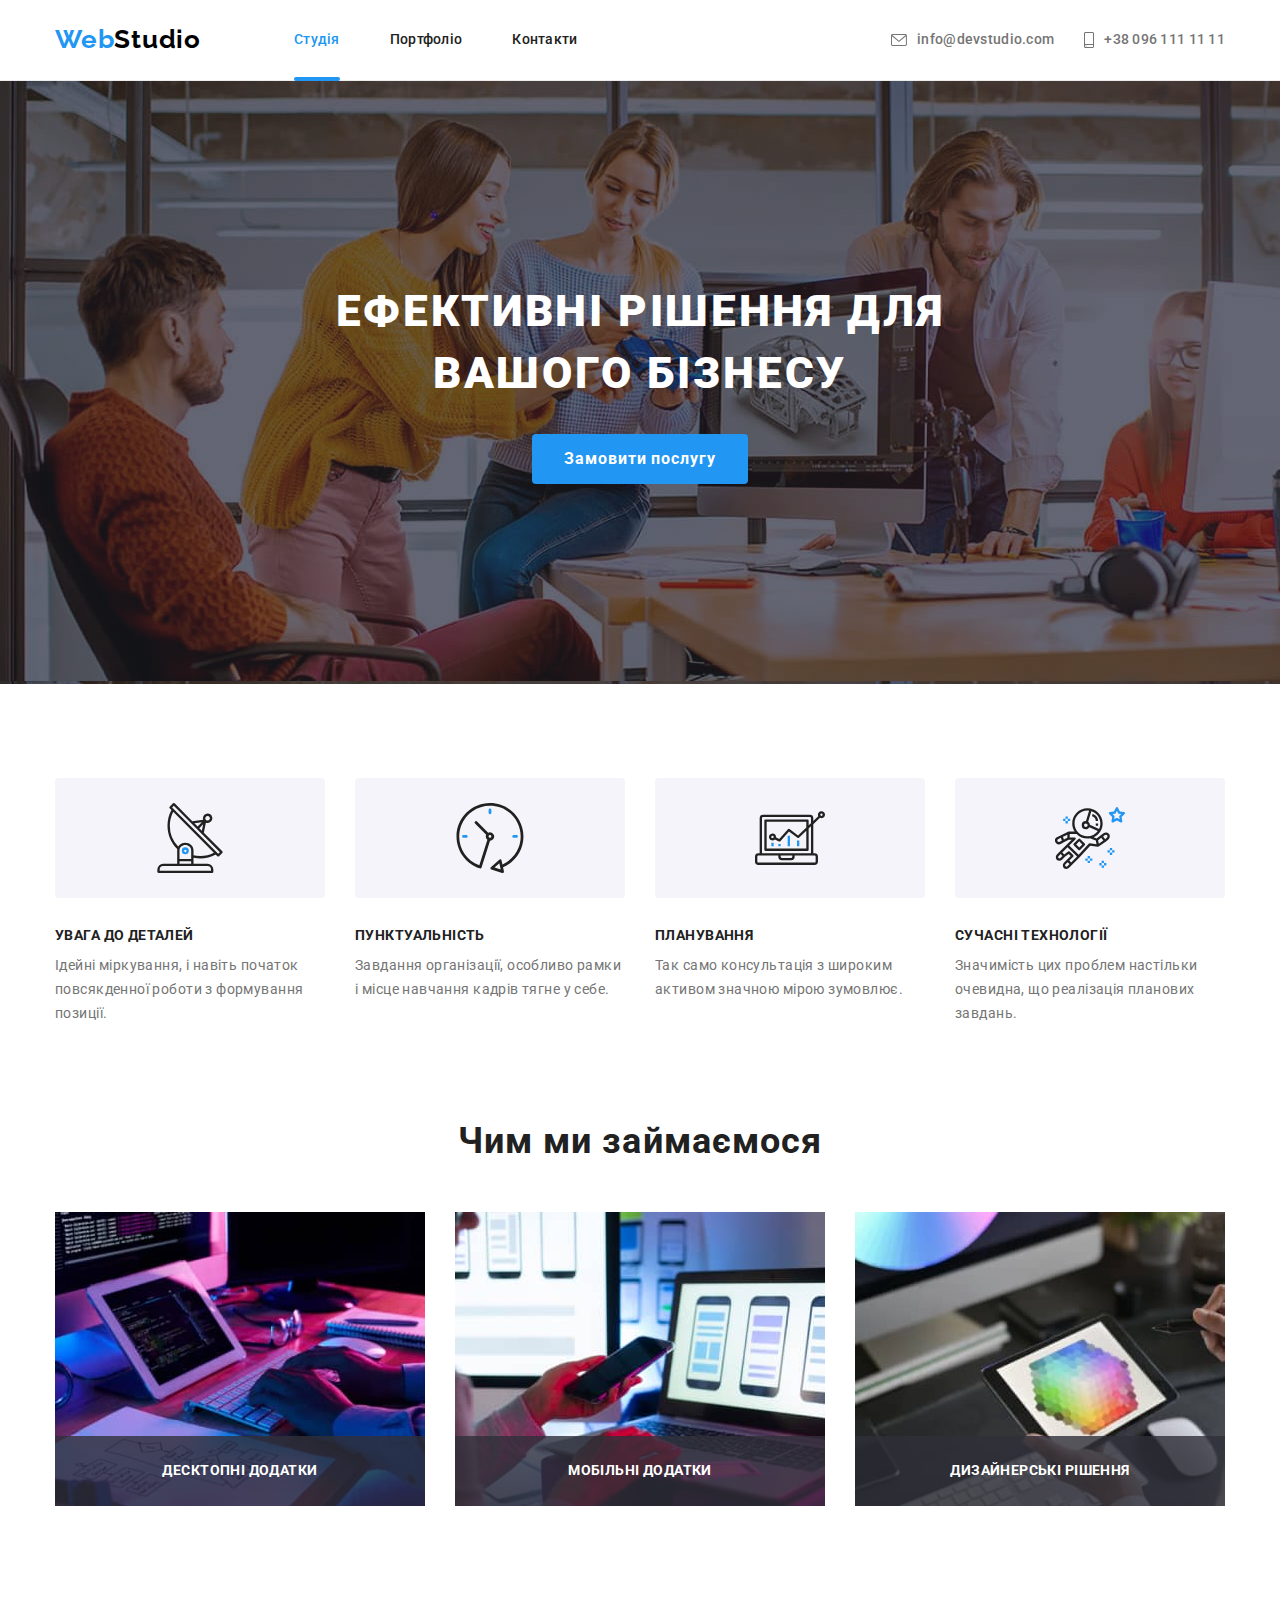
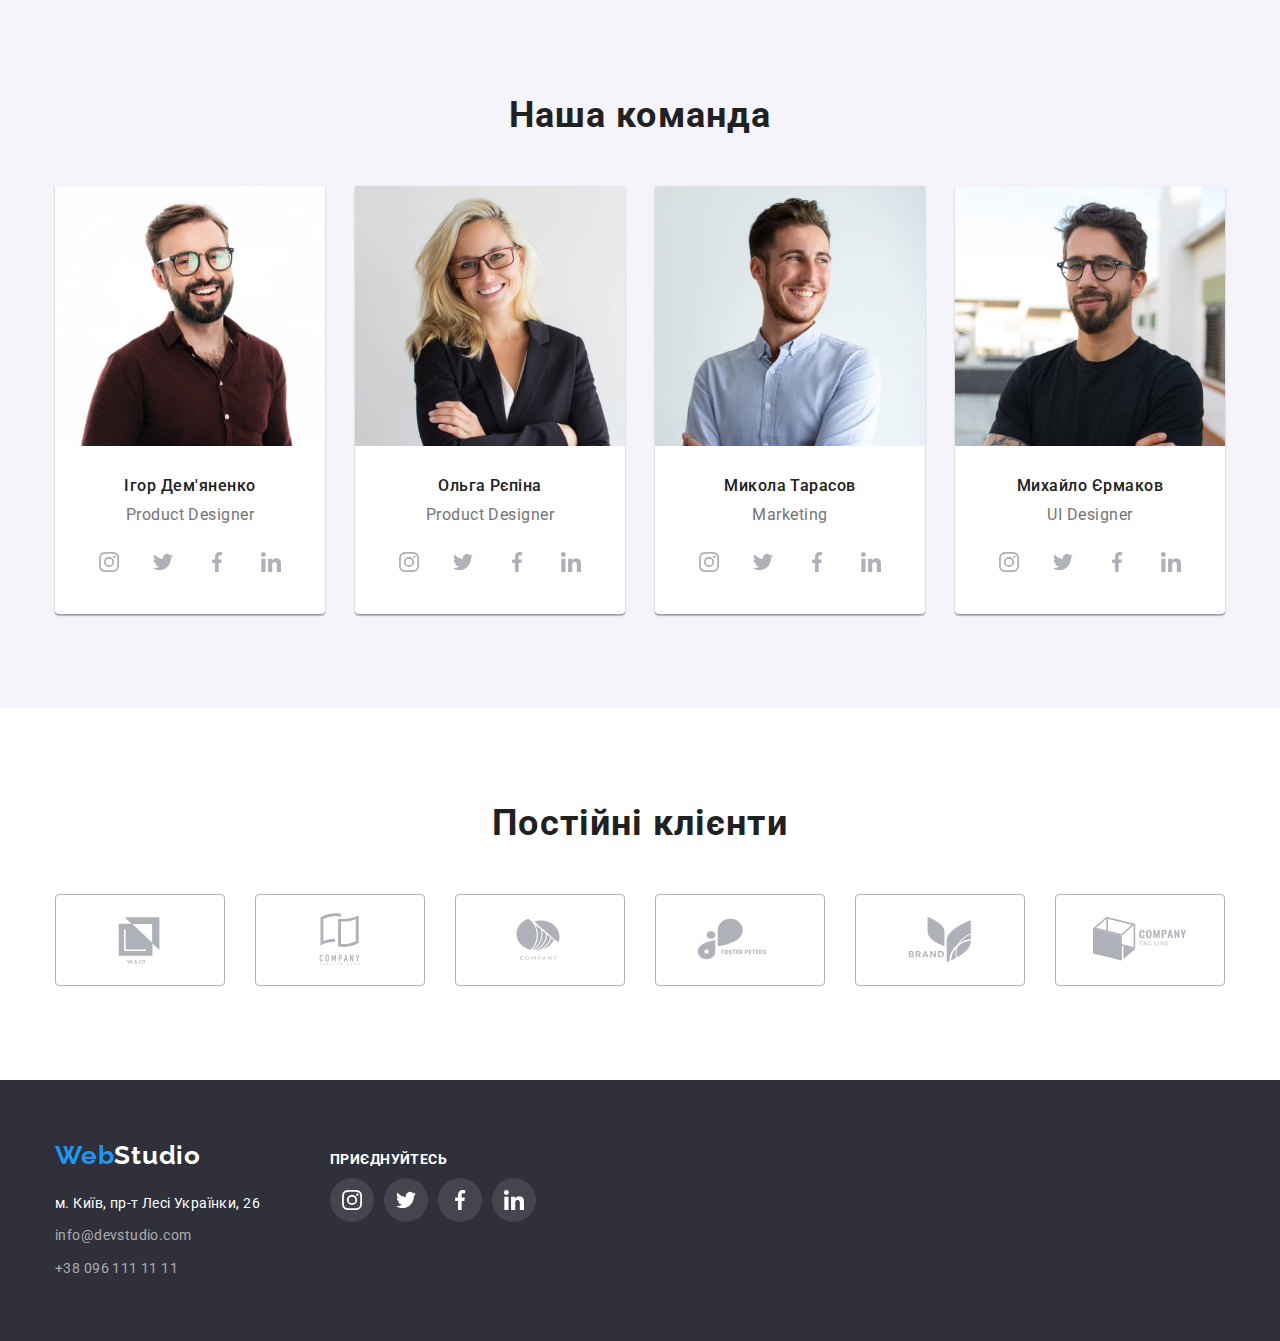
<file: index.html>
<!DOCTYPE html>
<html lang="uk">
<head>
    <meta charset="UTF-8">
    <meta http-equiv="X-UA-Compatible" content="IE=edge">
    <meta name="viewport" content="width=device-width, initial-scale=1.0">
    <title>WebStudio main</title>
    <link href="https://fonts.googleapis.com/css2?family=Raleway:wght@700&family=Roboto:wght@400;500;700;900&display=swap"
        rel="stylesheet">
        <link rel="stylesheet" href="https://cdn.jsdelivr.net/npm/modern-normalize@1.1.0/modern-normalize.min.css">
    <link rel="stylesheet" href="./css/styles.css">
</head>
<body>
    <!--Шапка-->
    <header class="page-header">
        <div class="conteiner">
            <nav class="navigation">
                <a class="logo-top" href="">Web<span class="logo-top-studio">Studio</span></a>
                <ul class="navigation-list">
                    <li class="navigation-item"><a class="navigation-item-link current" href="./index.html">Студія</a></li>
                    <li class="navigation-item"><a class="navigation-item-link" href="./portfolio.html">Портфоліо</a></li>
                    <li class="navigation-item"><a class="navigation-item-link" href="">Контакти</a></li>
                </ul>
                <ul class="hdr-contacts">
                    <li class="hdr-contacts-itm">
                        <a class="hdr-contact-link" href="mailto:info@devstudio.com">info@devstudio.com
                            <svg class="hdr-contact-icon" width="16" height="12">
                                <use href="./images/icons.svg#icon-envelope"></use>
                            </svg>
                        </a>
                    </li>
                    <li class="hdr-contacts-itm">
                        <a class="hdr-contact-link" href="tel:+380961111111">+38 096 111 11 11
                            <svg class="hdr-contact-icon" width="10" height="16">
                                <use href="./images/icons.svg#icon-smartphone"></use>
                            </svg>
                        </a>
                    </li>
                </ul>
            </nav>
        </div>
    </header>
    <main>
        <!--Герой-->
        <section class="motto">
            <div class="conteiner">
                <h1 class="motto-text">Ефективні рішення для <br/> вашого бізнесу</h1>
                <button data-modal-open class="btn-modal-window" type="button">Замовити послугу</button>
            </div>
        </section>
        <section class="values section">
            <div class="conteiner">
                <h2 class="values-hdr visually-hidden">Цінності</h2>
                <ul class="values-list">
                    <li class="values-list-item">
                        <div class="value-list-icon-box">
                            <svg class="icon-antenna" width="70" height="70">
                                <use class="brrr" href="./images/icons.svg#icon-antenna"></use>
                            </svg>
                        </div>
                        <h3 class="value-name">УВАГА ДО ДЕТАЛЕЙ</h3>
                        <p class="value-description">
                            Ідейні міркування, і навіть початок повсякденної роботи з формування позиції.
                        </p>
                    </li>
                    <li class="values-list-item">
                        <div class="value-list-icon-box">
                            <svg class="icon-antenna" width="70" height="70">
                                <use class="brrr" href="./images/icons.svg#icon-clock"></use>
                            </svg>
                        </div>
                        <h3 class="value-name">ПУНКТУАЛЬНІСТЬ</h3>
                        <p class="value-description">
                            Завдання організації, особливо рамки і місце навчання кадрів тягне у себе.
                        </p>
                    </li>
                    <li class="values-list-item">
                        <div class="value-list-icon-box">
                            <svg class="icon-antenna" width="70" height="70">
                                <use class="brrr" href="./images/icons.svg#icon-diagram"></use>
                            </svg>
                        </div>
                        <h3 class="value-name">ПЛАНУВАННЯ</h3>
                        <p  class="value-description">
                            Так само консультація з широким активом значною мірою зумовлює.
                        </p>
                    </li>
                    <li class="values-list-item">
                        <div class="value-list-icon-box">
                            <svg class="icon-antenna" width="70" height="70">
                                <use class="brrr" href="./images/icons.svg#icon-astronaut"></use>
                            </svg>
                        </div>
                        <h3 class="value-name">СУЧАСНІ ТЕХНОЛОГІЇ</h3>
                        <p class="value-description">
                            Значимість цих проблем настільки очевидна, що реалізація планових завдань.
                        </p>
                    </li>
                </ul>
            </div>
        </section>
        <!--Чим займаємось-->
        <section class="directions section">
            <div class="conteiner">
                <h2 class="section-name">Чим ми займаємося</h2>
                <ul class="directions-list">
                    <li class="directions-list-item">
                      <div>
                        <img src="./images/box_1.jpg"  alt="руки набирають текст на клавіатурі">
                        <p class="direction-name">десктопні додатки</p>
                      </div>
                    </li>
                    <li class="directions-list-item">
                      <div>
                        <img src="./images/box_2.jpg"  alt="в одній руці телефон, інша рука обирає на комп'ютері пристрій длч синхронізації">
                        <p class="direction-name">мобільні додатки</p>
                      </div>
                    </li>
                    <li class="directions-list-item">
                      <div>
                        <img src="./images/box_3.jpg"  alt="планшет із кольоровою палітроюна фоні ПК">
                        <p class="direction-name">дизайнерські рішення</p>
                      </div>
                    </li>
                </ul>
            </div>
        </section>
        <!--Команда-->
        <section class="team section">
            <div class="conteiner">
                <h2 class="section-name">Наша команда</h2>
                <ul class="team-list">
                    <li class="team-member">
                        <img class="team-member-img" src="./images/portr_1.jpg" width="270" alt="фото сотрудника 1">
                        <div class="team-mamber-inf">
                            <h3 class="team-member-name">Ігор Дем'яненко</h3>
                            <p class="team-member-position" lang="en">Product Designer</p>
                        </div>
                        <ul class="socisl-link-list">
                            <li>
                                <a class="social-link" href=" ">
                                    <svg class="icon-social-link" width="20" height="20">
                                        <use href="./images/icons.svg#icon-instagram"></use>
                                    </svg>
                                </a>
                            </li>
                            <li>
                                <a class="social-link" href=" ">
                                    <svg class="icon-social-link" width="20" height="20">
                                        <use href="./images/icons.svg#icon-twitter"></use>
                                    </svg>
                                </a>
                            </li>
                            <li>
                                <a class="social-link" href=" ">
                                        <svg class="icon-social-link" width="20" height="20">
                                            <use href="./images/icons.svg#icon-facebook"></use>
                                    </svg>
                                </a>
                            </li>
                            <li>
                                <a class="social-link" href=" ">
                                        <svg class="icon-social-link" width="20" height="20">
                                        <use href="./images/icons.svg#icon-linkedin"></use>
                                    </svg>
                                </a>
                            </li>
                        </ul>
                    </li>
                    <li class="team-member">
                        <img class="team-member-img" src="./images/portr_2.jpg" width="270" alt="фото сотрудника 1">
                        <div class="team-mamber-inf">
                            <h3 class="team-member-name">Ольга Рєпіна</h3>
                            <p class="team-member-position" lang="en">Product Designer</p>
                        </div>
                        <ul class="socisl-link-list">
                            <li>
                                <a class="social-link" href=" ">
                                    <svg class="icon-social-link" width="20" height="20">
                                        <use href="./images/icons.svg#icon-instagram"></use>
                                    </svg>
                                </a>
                            </li>
                            <li>
                                <a class="social-link" href=" ">
                                    <svg class="icon-social-link" width="20" height="20">
                                        <use href="./images/icons.svg#icon-twitter"></use>
                                    </svg>
                                </a>
                            </li>
                            <li>
                                <a class="social-link" href=" ">
                                    <svg class="icon-social-link" width="20" height="20">
                                        <use href="./images/icons.svg#icon-facebook"></use>
                                    </svg>
                                </a>
                            </li>
                            <li>
                                <a class="social-link" href=" ">
                                    <svg class="icon-social-link" width="20" height="20">
                                        <use href="./images/icons.svg#icon-linkedin"></use>
                                    </svg>
                                </a>
                            </li>
                        </ul>
                    </li>
                    <li class="team-member">
                        <img class="team-member-img" src="./images/portr_3.jpg" width="270" alt="фото сотрудника 1">
                        <div class="team-mamber-inf">
                            <h3 class="team-member-name">Микола Тарасов</h3>
                            <p class="team-member-position" lang="en">Marketing</p>
                        </div>
                        <ul class="socisl-link-list">
                            <li>
                                <a class="social-link" href=" ">
                                    <svg class="icon-social-link" width="20" height="20">
                                        <use href="./images/icons.svg#icon-instagram"></use>
                                    </svg>
                                </a>
                            </li>
                            <li>
                                <a class="social-link" href=" ">
                                    <svg class="icon-social-link" width="20" height="20">
                                        <use href="./images/icons.svg#icon-twitter"></use>
                                    </svg>
                                </a>
                            </li>
                            <li>
                                <a class="social-link" href=" ">
                                    <svg class="icon-social-link" width="20" height="20">
                                        <use href="./images/icons.svg#icon-facebook"></use>
                                    </svg>
                                </a>
                            </li>
                            <li>
                                <a class="social-link" href=" ">
                                    <svg class="icon-social-link" width="20" height="20">
                                        <use href="./images/icons.svg#icon-linkedin"></use>
                                    </svg>
                                </a>
                            </li>
                        </ul>
                    </li>
                    <li class="team-member">
                        <img class="team-member-img" src="./images/portr_4.jpg" width="270" alt="фото сотрудника 1">
                        <div class="team-mamber-inf">
                            <h3 class="team-member-name">Михайло Єрмаков</h3>
                            <p class="team-member-position" lang="en">UI Designer</p>
                        </div>
                        <ul class="socisl-link-list">
                            <li>
                                <a class="social-link" href=" ">
                                    <svg class="icon-social-link" width="20" height="20">
                                        <use href="./images/icons.svg#icon-instagram"></use>
                                    </svg>
                                </a>
                            </li>
                            <li>
                                <a class="social-link" href=" ">
                                    <svg class="icon-social-link" width="20" height="20">
                                        <use href="./images/icons.svg#icon-twitter"></use>
                                    </svg>
                                </a>
                            </li>
                            <li>
                                <a class="social-link" href=" ">
                                    <svg class="icon-social-link" width="20" height="20">
                                        <use href="./images/icons.svg#icon-facebook"></use>
                                    </svg>
                                </a>
                            </li>
                            <li>
                                <a class="social-link" href=" ">
                                    <svg class="icon-social-link" width="20" height="20">
                                        <use href="./images/icons.svg#icon-linkedin"></use>
                                    </svg>
                                </a>
                            </li>
                        </ul>
                    </li>
                </ul>
            </div>
        </section>
        <section class="clients section">
            <div class="conteiner">
                <h2 class="section-name">Постійні клієнти</h2>
                <ul class="clients-list">
                    <li class="client-list-item">
                        <a class="client-link" href="">
                            <svg class="icon-client" width="106" height="60">
                                <use href="./images/icons.svg#icon-company_1"></use>
                            </svg>
                        </a>
                    </li>
                    <li class="client-list-item">
                        <a class="client-link" href="">
                            <svg class="icon-client" width="106" height="60">
                                <use href="./images/icons.svg#icon-company_2"></use>
                            </svg>
                        </a>
                    </li>
                    <li class="client-list-item">
                        <a class="client-link" href="">
                            <svg class="icon-client" width="106" height="60">
                                <use href="./images/icons.svg#icon-company_3"></use>
                            </svg>
                        </a>
                    </li>
                    <li class="client-list-item">
                        <a class="client-link" href="">
                            <svg class="icon-client" width="106" height="60">
                                <use href="./images/icons.svg#icon-company_4"></use>
                            </svg>
                        </a>
                    </li>
                    <li class="client-list-item">
                        <a class="client-link" href="">
                            <svg class="icon-client" width="106" height="60">
                                <use href="./images/icons.svg#icon-company_5"></use>
                            </svg>
                        </a>
                    </li>
                    <li class="client-list-item">
                        <a class="client-link" href="">
                            <svg class="icon-client" width="106" height="60">
                                <use href="./images/icons.svg#icon-company_6"></use>
                            </svg>
                        </a>
                    </li>
                </ul>
            </div>
        </section>
    </main>
    <!--Підвал-->
    <footer class="page-bottom">
        <div class="conteiner footer-items">
            <div class="contacts-footer">
                <a class="logo-bottom" href="" >
                    Web<span class="logo-bottom-studio">Studio</span> 
                </a>
                <address class="footer-contacts">
                    <ul class="footer-contacts-list">
                        <li class="ditails-list-item">
                            <a class="footer-adressse" href="">м. Київ, пр-т Лесі Українки, 26</a>
                        </li>
                        <li class="ditails-list-item">
                            <a class="footer-mail" href="mailto:info@devstudio.com">info@devstudio.com</a>
                        </li>
                        <li class="ditails-list-item">
                            <a class="footer-phone" href="tel:+380961111111">+38 096 111 11 11</a>
                        </li>
                    </ul>
                </address>
            </div>
            <div class="footer-social-links">
                <h3 class="social-links-header">приєднуйтесь</h3>
                <ul class="footer-socisl-link-list">
                    <li>
                        <a class="social-link-footer" href=" ">
                            <svg class="icon-social-link" width="20" height="20">
                                <use href="./images/icons.svg#icon-instagram"></use>
                            </svg>
                        </a>
                    </li>
                    <li>
                        <a class="social-link-footer" href=" ">
                            <svg class="icon-social-link" width="20" height="20">
                                <use href="./images/icons.svg#icon-twitter"></use>
                            </svg>
                        </a>
                    </li>
                    <li>
                        <a class="social-link-footer" href=" ">
                            <svg class="icon-social-link" width="20" height="20">
                                <use href="./images/icons.svg#icon-facebook"></use>
                            </svg>
                        </a>
                    </li>
                    <li>
                        <a class="social-link-footer" href=" ">
                            <svg class="icon-social-link" width="20" height="20">
                                <use href="./images/icons.svg#icon-linkedin"></use>
                            </svg>
                        </a>
                    </li>
                </ul>
            </div>
        </div>
    </footer>
    <div data-modal class="backdrop is-hidden">
      <div class="modal-window">
        <button data-modal-close class="btn-close" type="button">
          <svg class="icon-close" width="18" height="181">
            <use href="./images/icons.svg#icon-close-black"></use>
          </svg>
        </button>
      </div>
    </div>
  <script src="./js/modal.js"></script>
</body>
</html>
</file>
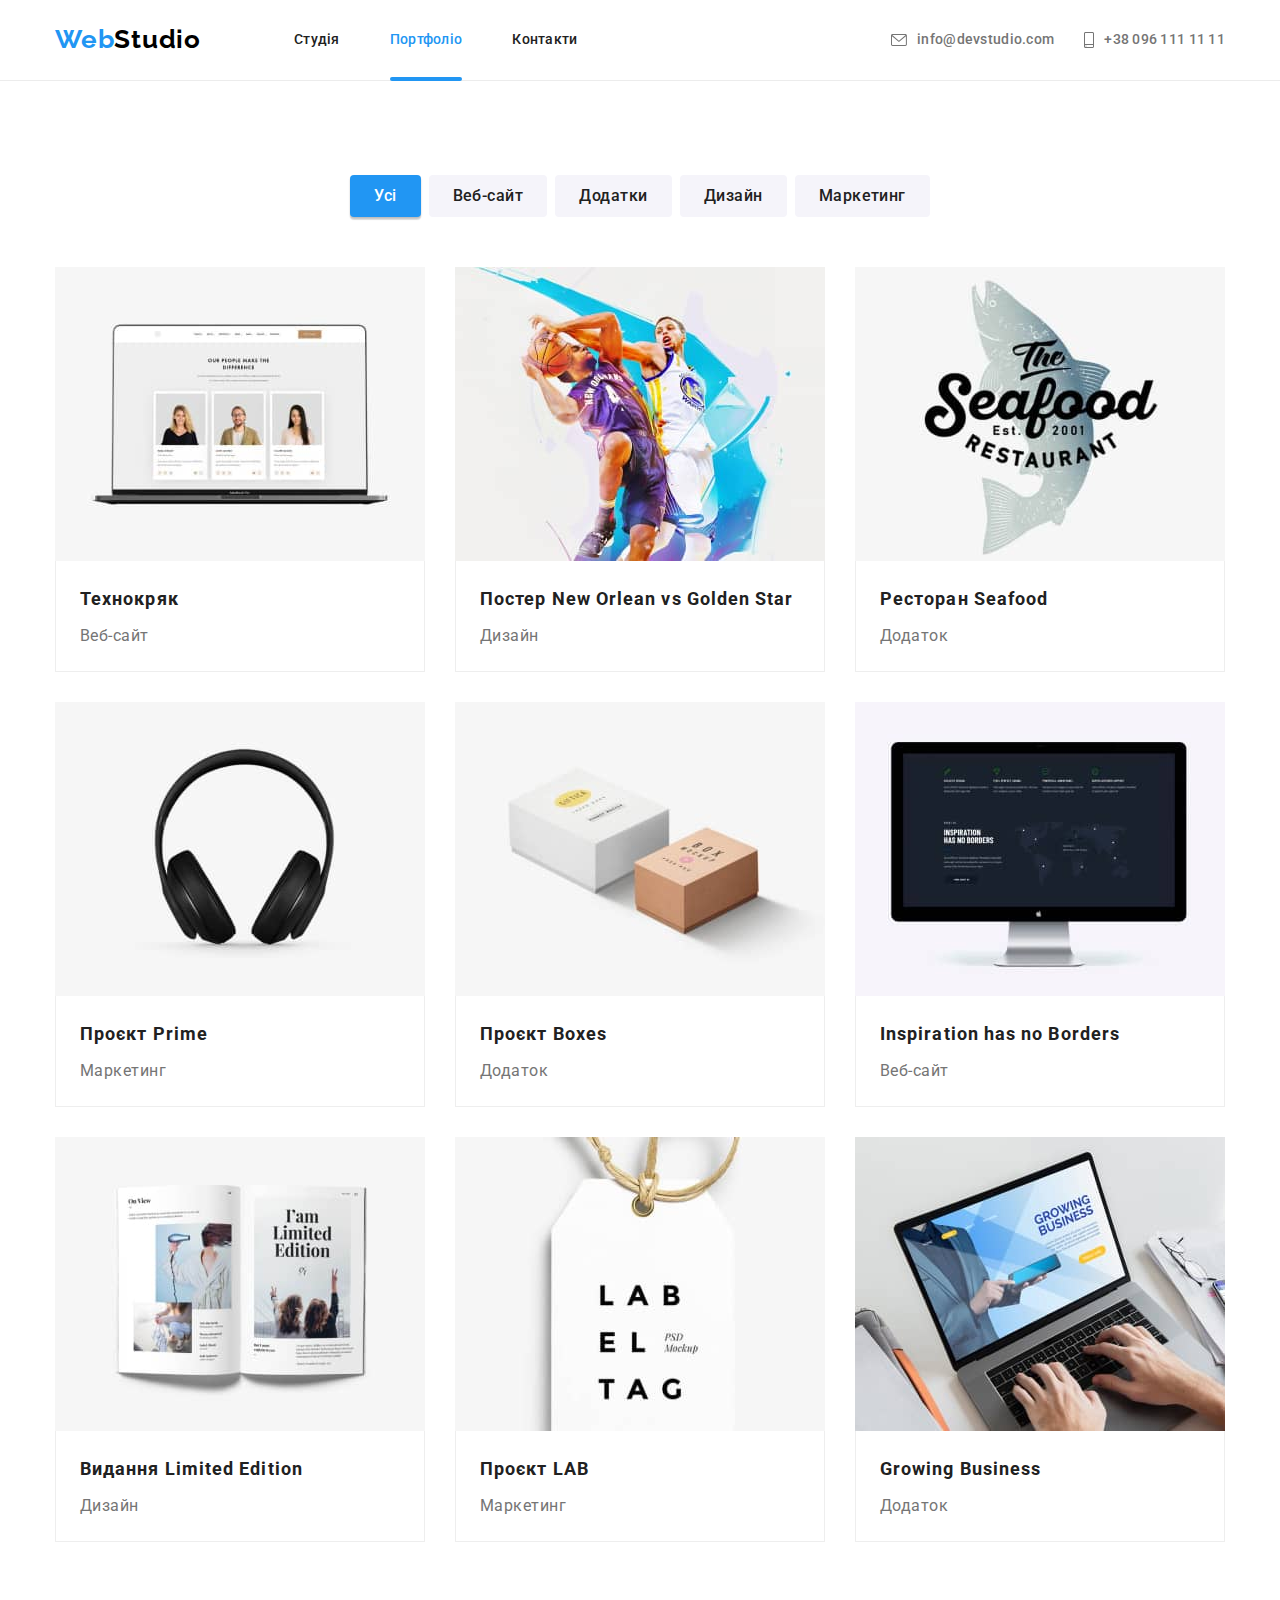
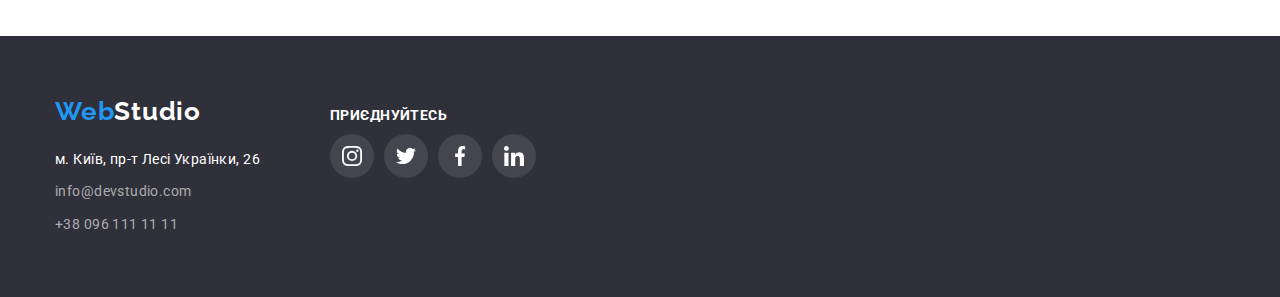
<file: portfolio.html>
<!DOCTYPE html>
<html lang="uk">
<head>
    <meta charset="UTF-8">
    <meta http-equiv="X-UA-Compatible" content="IE=edge">
    <meta name="viewport" content="width=device-width, initial-scale=1.0">
    <title>WebCtudio portfolio</title>
    <link href="https://fonts.googleapis.com/css2?family=Raleway:wght@700&family=Roboto:wght@400;500;700;900&display=swap"
        rel="stylesheet">
    <link rel="stylesheet" href="https://cdn.jsdelivr.net/npm/modern-normalize@1.1.0/modern-normalize.min.css">
    <link rel="stylesheet" href="./css/styles.css">
</head>
<body>
    <!-- Шапка-->
    <header class="page-header">
        <div class="conteiner">
            <nav class="navigation">
                <a class="logo-top" href="">Web<span class="logo-top-studio">Studio</span></a>
                <ul class="navigation-list">
                    <li class="navigation-item"><a class="navigation-item-link" href="./index.html">Студія</a></li>
                    <li class="navigation-item"><a class="navigation-item-link current" href="./portfolio.html">Портфоліо</a></li>
                    <li class="navigation-item"><a class="navigation-item-link" href="">Контакти</a></li>
                </ul>
                <ul class="hdr-contacts">
                    <li class="hdr-contacts-itm">
                        <a class="hdr-contact-link" href="mailto:info@devstudio.com">info@devstudio.com
                            <svg class="hdr-contact-icon" width="16" height="12">
                                <use href="./images/icons.svg#icon-envelope"></use>
                            </svg>
                        </a>
                    </li>
                    <li class="hdr-contacts-itm">
                        <a class="hdr-contact-link" href="tel:+380961111111">+38 096 111 11 11
                            <svg class="hdr-contact-icon" width="10" height="16">
                                <use href="./images/icons.svg#icon-smartphone"></use>
                            </svg>
                        </a>
                      </li>
                </ul>
            </nav>
        </div>
    </header>
    <!-- Герой -->  
    <main>
        <section class="section">
            <div class="conteiner">
                <h1 class="section-name-hidden visually-hidden">Галерея проектів</h1>
                <ul class="filter">
                    <li class="filter-item">
                        <button class="filter-button first-button active" type="button">Усі</button>
                    </li>
                    <li class="filter-item">
                        <button class="filter-button" type="button">Веб-сайт</button>
                    </li>
                    <li class="filter-item">
                        <button class="filter-button" type="button">Додатки</button>
                    </li>
                    <li class="filter-item">
                        <button class="filter-button" type="button">Дизайн</button>
                    </li>
                    <li class="filter-item">
                        <button class="filter-button" type="button">Маркетинг</button>
                    </li>
                </ul>
                <ul class="projects">
                    <li class="project">
                        <a class="project-link" href="">
                            <div class="project-overllay">
                              <img class="project-img" src="./images/proj_1.jpg" width="370" alt="Ноутбук з фото співробітників на екрані">
                              <P class="overlay-text">Ресурс пропонує комплексні пропозиції з різним рівнем функціоналу та сервісів. Все це дозволить відвідувачу отримати
                              вичерпні відомості про компанію чи приватну особу.</P>
                            </div>
                            <div class="project-caption">
                                <h2 class="project-name">Технокряк</h2>
                                <p  class="product-segment">Веб-сайт</p>
                            </div>
                        </a>
                    </li>
                    <li class="project">
                        <a class="project-link" href="">
                            <div class="project-overllay">
                              <img class="project-img" src="./images/proj_2.jpg" width="370" alt="два баскетболісти боряться за м'яч">
                              <P class="overlay-text">Lorem ipsum dolor sit, amet consectetur adipisicing elit. Doloremque, officiis laboriosam vero officia enim quaerat, dolore, magnam iure dignissimos accusamus voluptatem quod placeat voluptas totam sed. Incidunt quaerat unde tempore.</P>
                            </div> 
                            <div class="project-caption">
                                <h2 class="project-name">Постер New Orlean vs Golden Star</h2>
                                <p class="product-segment">Дизайн</p>
                            </div>
                        </a>
                    </li>
                    <li class="project">
                        <a class="project-link" href="">
                            <div class="project-overllay">
                              <img class="project-img" src="./images/proj_3.jpg" width="370" alt="Логотип ресторану Seafood">
                              <P class="overlay-text">Lorem ipsum dolor sit, amet consectetur adipisicing elit. Doloremque, officiis laboriosam vero
                              officia enim quaerat, dolore, magnam iure dignissimos accusamus voluptatem quod placeat voluptas totam sed. Incidunt
                              quaerat unde tempore.</P>
                          </div>
                            <div class="project-caption">
                                <h2 class="project-name">Ресторан Seafood</h2>
                                <p class="product-segment">Додаток</p>
                            </div>
                        </a>
                    </li>
                    <li class="project">
                        <a class="project-link" href="">
                            <div class="project-overllay">
                              <img class="project-img" src="./images/proj_4.jpg" width="370" alt="навушниуи">
                              <P class="overlay-text">Lorem ipsum dolor sit, amet consectetur adipisicing elit. Doloremque, officiis laboriosam vero
                              officia enim quaerat, dolore, magnam iure dignissimos accusamus voluptatem quod placeat voluptas totam sed. Incidunt
                              quaerat unde tempore.</P>
                            </div>
                            <div class="project-caption">
                                <h2 class="project-name">Проєкт Prime</h2>
                                <p class="product-segment">Маркетинг</p>
                            </div>
                        </a>
                    </li>
                    <li class="project">
                        <a class="project-link" href="">
                            <div class="project-overllay">
                              <img class="project-img" src="./images/proj_5.jpg" width="370" alt="дві дизайнерські, брендовані коробки">
                              <P class="overlay-text">Lorem ipsum dolor sit, amet consectetur adipisicing elit. Doloremque, officiis laboriosam vero officia enim quaerat, dolore, magnam iure dignissimos accusamus voluptatem quod placeat voluptas totam sed. Incidunt quaerat unde tempore.</P>
                            </div>
                            <div class="project-caption">
                                <h2 class="project-name">Проєкт Boxes</h2>
                                <p class="product-segment">Додаток</p>
                            </div>
                        </a>
                    </li>
                    <li class="project">
                        <a class="project-link" href="">
                            <div class="project-overllay">
                              <img class="project-img" src="./images/proj_6.jpg" width="370" alt="монітор з відкритою сторінкою проєкту">
                              <P class="overlay-text">Lorem ipsum dolor sit, amet consectetur adipisicing elit. Doloremque, officiis laboriosam vero officia enim quaerat, dolore, magnam iure dignissimos accusamus voluptatem quod placeat voluptas totam sed. Incidunt quaerat unde tempore.</P>
                            </div>
                            <div class="project-caption">
                                <h2 class="project-name">Inspiration has no Borders</h2>
                                <p class="product-segment">Веб-сайт</p>
                            </div>
                        </a>
                    </li>
                    <li class="project">
                        <a class="project-link" href="">
                            <div class="project-overllay">
                              <img class="project-img" src="./images/proj_7.jpg" width="370" alt="розворот журналу">
                              <P class="overlay-text">Lorem ipsum dolor sit, amet consectetur adipisicing elit. Doloremque, officiis laboriosam vero officia enim quaerat, dolore, magnam iure dignissimos accusamus voluptatem quod placeat voluptas totam sed. Incidunt quaerat unde tempore.</P>
                            </div>
                            <div class="project-caption">
                                <h2 class="project-name">Видання Limited Edition</h2>
                                <p class="product-segment">Дизайн</p>
                            </div>
                        </a>
                    </li>
                    <li class="project">
                        <a class="project-link" href="">
                            <div class="project-overllay">
                              <img class="project-img" src="./images/proj_8.jpg" width="370" alt="тег для брендового одягу">
                              <P class="overlay-text">Lorem ipsum dolor sit, amet consectetur adipisicing elit. Doloremque, officiis laboriosam vero officia enim quaerat, dolore, magnam iure dignissimos accusamus voluptatem quod placeat voluptas totam sed. Incidunt quaerat unde tempore.</P>
                            </div>
                            <div class="project-caption">
                                <h2 class="project-name">Проєкт LAB</h2>
                                <p class="product-segment">Маркетинг</p>
                            </div>
                        </a>
                    </li>
                    <li class="project">
                        <a class="project-link" href="">
                            <div class="project-overllay">
                              <img class="project-img" src="./images/proj_9.jpg" width="370" alt="лептоп із зображенням стартової сторінки на екрані">
                              <P class="overlay-text">Lorem ipsum dolor sit, amet consectetur adipisicing elit. Doloremque, officiis laboriosam vero officia enim quaerat, dolore, magnam iure dignissimos accusamus voluptatem quod placeat voluptas totam sed. Incidunt quaerat unde tempore.</P>
                            </div>
                            <div class="project-caption">
                                <h2 class="project-name">Growing Business</h2>
                                <p class="product-segment">Додаток</p>
                            </div>
                        </a>
                    </li>
                </ul>
            </div>
        </section>
    </main>
    <!-- Підвал -->
    <footer class="page-bottom">
    <div class="conteiner footer-items">
        <div class="contacts-footer">
            <a class="logo-bottom" href="">
                Web<span class="logo-bottom-studio">Studio</span>
            </a>
            <address class="footer-contacts">
                <ul class="footer-contacts-list">
                    <li class="ditails-list-item">
                        <a class="footer-adressse" href="">м. Київ, пр-т Лесі Українки, 26</a>
                    </li>
                    <li class="ditails-list-item">
                        <a class="footer-mail" href="mailto:info@devstudio.com">info@devstudio.com</a>
                    </li>
                    <li class="ditails-list-item">
                        <a class="footer-phone" href="tel:+380961111111">+38 096 111 11 11</a>
                    </li>
                </ul>
            </address>
        </div>
        <div class="footer-social-links">
            <h3 class="social-links-header">приєднуйтесь</h3>
            <ul class="footer-socisl-link-list">
                <li>
                    <a class="social-link-footer" href=" ">
                        <svg class="icon-social-link" width="20" height="20">
                            <use href="./images/icons.svg#icon-instagram"></use>
                        </svg>
                    </a>
                </li>
                <li>
                    <a class="social-link-footer" href=" ">
                        <svg class="icon-social-link" width="20" height="20">
                            <use href="./images/icons.svg#icon-twitter"></use>
                        </svg>
                    </a>
                </li>
                <li>
                    <a class="social-link-footer" href=" ">
                        <svg class="icon-social-link" width="20" height="20">
                            <use href="./images/icons.svg#icon-facebook"></use>
                        </svg>
                    </a>
                </li>
                <li>
                    <a class="social-link-footer" href=" ">
                        <svg class="icon-social-link" width="20" height="20">
                            <use href="./images/icons.svg#icon-linkedin"></use>
                        </svg>
                    </a>
                </li>
            </ul>
        </div>
    </div>
    </footer>
</body>
</html>
</file>
<file: css/styles.css>
:root {
    --font-family: 'Roboto', sans-serif;
    --primery-text-color: #757575;
    --secondary-text-color: #212121;
    --text-color-white: #FFFFFF;
    --accent-color: #2196F3;
    --transition-duration:  250ms;
    --transition-timing-function: cubic-bezier(0.4, 0, 0.2, 1);
}
/* --зкидання марджинів для заголовків, абзаців, списків, Відміна маркерів позицій списку, весь сайт-- */

h1,h2,h3,h4,h5,h6,p,ul {
    margin-top: 0;
    margin-bottom: 0;
}
ul, li {
    list-style: none;
    margin-top: 0;
    margin-bottom: 0;
    padding: 0;
}
/* --Вдміна підкреслювання посиланнь, весь сайт-- */

a {
    text-decoration: none;
}
/* --Визначення родини шрифтів для кнопок-- */
button {
    font-family: 'Roboto', sans-serif;
    cursor: pointer;  
}
/* --Зображення, елементи списків відміна відступів знизу-- */
/* --прописана максимальна ширина фото - 100% батьківського елементу, щоби не вказувати фіксовану ширину фото в HTML, фіксована ширина 270px видалена-- */

img {
    display: block;
}
/* --Глобальнй стиль тексту в елементі/тезі "боді" -- */

body {
    background: #fff;
    color: var(--primery-text-color);
    font-family: var(--font-family);
}
.section {
    padding-top: 94px;
    padding-bottom: 94px;
}
/* --Назва секції загальні параметри-- */

.section-name {
    font-weight: 700;
    font-size: 36px;
    line-height: 1.17;
    text-align: center;
    letter-spacing: 0.03em;
    color: var(--secondary-text-color);

    margin-bottom: 50px;
}
/* --Приховані заголовки-- */

.visually-hidden {
    position: absolute;
    white-space: nowrap;
    width: 1px;
    height: 1px;
    overflow: hidden;
    border: 0;
    padding: 0;
    clip: rect(0 0 0 0);
    clip-path: inset(50%);
    margin: -1px;
}
/* --контейнер для позиціонування контенту на сторінці-- */

.conteiner {
    width: 1200px;
    padding-right: 15px;
    padding-left: 15px;
    margin-left: auto;
    margin-right: auto;
}
/* --ХЕДЕР-- */
/* --Лого двокольорове-- */

.logo-top {
    font-family: Raleway, sans-serif;
    font-weight: 700;
    font-size: 26px;
    line-height: 1.2; 
    letter-spacing: 0.03em;
    color: #2196F3;
}
.logo-top-studio {
    color: #000000;
}
/* --Навігація сайту-- */

.navigation, .navigation-list, .hdr-contacts  {
    display: flex;
    align-items: center;
}
.navigation-list {
    margin-left: 93px; 
}
.navigation-item:not(:first-child) {
    margin-left: 50px;
}
.navigation-item-link {
    display: block;
    font-weight: 500;
    font-size: 14px;
    line-height: 1.14;
    letter-spacing: 0.02em;
    color: #212121;
    padding-top: 32px;
    padding-bottom: 32px;
    transition: color 250ms cubic-bezier(0.4, 0, 0.2, 1);
}
.navigation-item {
  position: relative;
}
.navigation-item-link:after {
    content: "";
    display: block;
    position: absolute;
    left: 0;
    bottom: -1px;
    width: 100%;
    height: 4px;
    border-radius: 2px;
    background-color: var(--accent-color);
    transition: opacity 250ms cubic-bezier(0.4, 0, 0.2, 1);
    opacity: 0;
 }
 .navigation-item-link:hover::after {
  opacity: 1;
 }
 .current {
  color: var(--accent-color);
 }
 .current::after {
    opacity: 1;
 }
.navigation-item-link:hover,
.navigation-item-link:focus {
    color: var(--accent-color);
}
/* -- Контакти шапка -- */

.hdr-contacts {
    margin-left: auto;
}
.hdr-contacts-itm + .hdr-contacts-itm {
    margin-left: 30px;
}
.hdr-contact-link {
    display: flex;
    flex-direction: row-reverse;
    align-items: center;
    padding-top: 32px;
    padding-bottom: 32px;
    font-weight: 500;
    font-size: 14px;
    line-height: 1.14;
    letter-spacing: 0.02em;
    color: var(--primery-text-color);
    fill: var(--primery-text-color);
    transition: color 250ms cubic-bezier(0.4, 0, 0.2, 1);
}
.hdr-contact-icon {
    margin-right: 10px;
    fill: currentColor;
}
.hdr-contact-link:hover, .hdr-contact-link:focus {
    color: var(--accent-color);
}
.page-header {
    border-bottom: 1px solid #ECECEC;
}
/* --СТУДІЯ-- */
/* --Герой-- */

.motto {
    max-width: 1600px;
    margin: 0 auto;
    padding: 200px 0;
    background-color: #2F303A;
    background-image: linear-gradient(rgba(47, 48, 58, 0.4), rgba(47, 48, 58, 0.4)),url(../images/hero_dack.jpg);  
}
.motto-text  {
    margin-bottom: 30px;
    font-weight: 900;
    font-size: 44px;
    line-height: 1.4;
    text-align: center;
    letter-spacing: 0.06em;
    text-transform: uppercase;
    color: var(--text-color-white);
}
.btn-modal-window {
    display: block;
    margin-left: auto;
    margin-right: auto;
    width: 216px;
    height: 50px;
    font-weight: 700;
    font-size: 16px;
    line-height: 1.9;
    text-align: center;
    letter-spacing: 0.06em;
    background-color: var(--accent-color);
    color: var(--text-color-white);
    border-radius: 4px;
    border: 0;
    transition-duration: var(--transition-duration);
    transition-timing-function: var(--transition-timing-function);
}
.btn-modal-window:hover,
.btn-modal-window:focus {
    background: #188CE8;
    box-shadow: 0px 4px 4px rgba(0, 0, 0, 0.15);
    border-radius: 4px
}
/* --Цінності-- */
/* --заголовок приховано, прописано в глоб. стилях-- */

.values-list {
    display: flex;
    justify-content: space-between;
}
.values-list-item {
    width: calc((100% - 30px*3)/4);
    margin-right: 30px;
    }
.values-list-item:last-child {
    margin-right: 0;
}
.value-list-icon-box {
    display: flex;
    height: 120px;
    background-color: #F5F4FA;
    border-radius: 4px;
    margin-bottom: 30px;
    justify-content: center;
    align-items: center; 
}
.value-name {
    font-size: 14px;
    font-weight: 700;
    line-height: 1.14;
    letter-spacing: 0.03em;
    text-transform: uppercase;
    color: var(--secondary-text-color);

    margin-bottom: 10px;
}
.value-description {
    font-weight: 400;
    font-size: 14px;
    line-height: 1.71;
    letter-spacing: 0.03em;
    color: var(--primery-text-color);
}
/* --Чим им займаємось-- */

.section.directions {
    padding-top: 0;
}
.directions-list {
    display: flex;
}
.directions-list-item {
position: relative;
width: calc((100% - 30px*2)/3);
margin-right: 30px;
}
.directions-list-item:last-child {
    margin-right: 0;
}
 .direction-name {
  display: flex;
  justify-content: center;
  align-items: center;
  height: 70px;
  width: 100%;
  font-weight: 700;
  font-size: 14px;
  line-height: 1.14;
  letter-spacing: 0.03em;
  text-transform: uppercase;
  color: var(--text-color-white);
  background-color: rgba(47, 48, 58, 0.8);

  position: absolute;
  left: 0;
  bottom: 0;
  }
/* --Наша команда-- */

.team {
    background: #F5F4FA;
}
.team-list {
    display: flex;
}
.team-member {
    background: #FFFFFF;
    box-shadow: 0px 1px 3px rgba(0, 0, 0, 0.12), 0px 1px 1px rgba(0, 0, 0, 0.14), 0px 2px 1px rgba(0, 0, 0, 0.2);
    border-radius: 0px 0px 4px 4px;

    width: calc((100% - 30px*3)/4);
    margin-right: 30px;
}
.team-member:last-child {
    margin-right: 0;
}
.team-mamber-inf {
    padding: 30px 0 16px 0;
}
.team-member-name {
    font-weight: 500;
    font-size: 16px;
    line-height: 1.19;
    text-align: center;
    letter-spacing: 0.03em;
    color: var(--secondary-text-color);
    margin-bottom: 10px;
}
.team-member-position {
    font-size: 16px;
    line-height: 1.19;
    text-align: center;
    letter-spacing: 0.03em;
    color: var(--primery-text-color);
}
.socisl-link-list {     
    display: flex;
    width: 206px;
    height: 44px;
    margin: 0 auto 30px;
    justify-content: space-between;
    gap: 10px;
}
.social-link {
    display: flex;
    width: 44px;
    height: 44px;
    border-radius: 50%;
    justify-content: center;
    align-items: center;
    color: var(--primery-text-color);
    transition: background-color var(--transition-duration) var(--transition-timing-function);
}
.icon-social-link {
    fill: #AFB1B8;
    transition: fill var(--transition-duration) var(--transition-timing-function);
}
.social-link:hover, .social-link:focus {
    background-color: var(--accent-color);
}
.social-link:hover .icon-social-link,
.social-link:focus .icon-social-link {
    fill: var(--text-color-white);
}
/* --Список клієнтів-- */

.clients-list {
    display: flex;
}
.client-list-item {
    width: calc((100% - 30px*5)/6);
    margin-right: 30px;
}
.client-link {
    display: flex;
    justify-content: center;
    align-items: center;
    height: 92px;
    border: 1px solid #AFB1B8;
    border-radius: 4px;
    transition: color var(--transition-duration) var(--transition-timing-function), border-color var(--transition-duration) var(--transition-timing-function);
}
.client-list-item:last-child {
    margin-right: 0;
}
.icon-client {
    fill: #AFB1B8;
    transition: fill var(--transition-duration) var(--transition-timing-function), border-color var(--transition-duration) var(--transition-timing-function);    
}
.client-link:hover,
.client-link:focus {
    border-color: var(--accent-color);
}
.client-link:hover .icon-client,
.client-link:focus .icon-client {
    fill: var(--accent-color);
}
/* --ПОРТФОЛІО ОСНОВНИЙ КОНТЕНТ-- */
/* --Фільтр портфоліо-- */
/* --заголовок приховано, прописано в глоб. стилях-- */

.filter {
    display: flex;
    justify-content: center;
    margin-bottom: 50px;
}
.filter-item:not(:last-child) {
    margin-right: 4px;
}
.filter-item:not(:first-child) {
    margin-left: 4px;
}
.filter-button {
    padding: 6px 22px;
}
.first-button {
    padding: 6px 25px;
}
.filter-button {
    background: #F5F4FA;
    border-radius: 4px;
    border-color: transparent;
    font-weight: 500;
    font-size: 16px;
    line-height: 1.63;
    text-align: center;
    letter-spacing: 0.03em;
    color: var(--secondary-text-color);
    cursor: pointer;
    padding: 6px 22px;
    transition: background-color var(--transition-duration) var(--transition-timing-function), color var(--transition-duration) var(--transition-timing-function), box-shadow var(--transition-duration) var(--transition-timing-function);
}
.active {
    background-color: var(--accent-color);
    color: var(--text-color-white);
    box-shadow: 0px 3px 1px rgba(0, 0, 0, 0.1), 0px 1px 2px rgba(0, 0, 0, 0.08), 0px 2px 2px rgba(0, 0, 0, 0.12);
    border-radius: 4px;
}
.filter-button:hover, .filter-button:focus {
    background-color: var(--accent-color);
    color: var(--text-color-white);
    box-shadow: 0px 3px 1px rgba(0, 0, 0, 0.1), 0px 1px 2px rgba(0, 0, 0, 0.08), 0px 2px 2px rgba(0, 0, 0, 0.12);
    border-radius: 4px;
}
/* --Проєкти-- */

.projects {
    display: flex;
    flex-wrap: wrap;
    gap: 30px;
}
.project {
    width: calc((100% - 30px*2)/3);
}
.project-link {
      transition-duration: var(--transition-duration);
      transition-timing-function: var(--transition-timing-function);
}
.project-link:hover,
.project-link:focus {
    display: block;
    box-shadow: 0px 1px 1px rgba(0, 0, 0, 0.12), 0px 4px 4px rgba(0, 0, 0, 0.06), 1px 4px 6px rgba(0, 0, 0, 0.16);
}
/* --Підписи проектів-- */

.project-caption { 
    padding: 20px 24px;
    background: #FFFFFF;
    border: 1px solid #EEEEEE;
    border-top-width: 0;
}
.project-name {
    font-weight: 700;
    font-size: 18px;
    line-height: 2;
    letter-spacing: 0.06em;
    color: var(--secondary-text-color);

    margin-bottom: 4px;
}
.product-segment {
    font-weight: 400;
    font-size: 16px;
    line-height: 1.88;
    letter-spacing: 0.03em;
    color: var(--primery-text-color);
}
.project-overllay {
  position: relative;
  overflow: hidden;
}
.overlay-text {
  position: absolute;
  top: 100%;
  height: 100%;
  display: flex;
  justify-content: center;
  align-items: center;
  padding: 0 24px;
  font-size: 18px;
  line-height: 1.56;
  letter-spacing: 0.03em;
  color: var(--text-color-white);
  background: rgba(33, 150, 243, 0.9);
  transition-duration: var(--transition-duration);
  transition-timing-function: var(--transition-timing-function);
}
.project-link:hover .overlay-text,
.project-link:focus .overlay-text{
  top: 0;
}
/* --ПІДВАЛ-- */

.page-bottom {
    padding: 60px 0;
    background-color: #2F303A;
}
.footer-items {
    display: flex;
    justify-content: left;
}
.logo-bottom {
    display: inline-block;
    text-decoration: none;
    font-family: Raleway, sans-serif;
    font-weight: 700;
    font-size: 26px;
    line-height: 1.2;
    letter-spacing: 0.03em;
    color: #2196F3;

    margin-bottom: 20px;
}
.logo-bottom-studio {
    color: #fff;
}
.footer-adressse {
    font-style: normal;
    font-size: 14px;
    line-height: 1.7;
    letter-spacing: 0.03em;
    color: var(--text-color-white);
    transition: color 250ms cubic-bezier(0.4, 0, 0.2, 1);
}
.footer-mail,
.footer-phone {
    font-style: normal;
    font-size: 14px;
    line-height: 1.7;
    letter-spacing: 0.03em;
    color: rgba(255, 255, 255, 0.6);
    transition: color 250ms cubic-bezier(0.4, 0, 0.2, 1); 
}
.ditails-list-item+.ditails-list-item {
    margin-top: 9px;
}
.footer-mail:hover, .footer-mail:focus,
.footer-phone:hover, .footer-phone:focus,
.footer-adressse:hover, .footer-adressse:focus {
    color: var(--accent-color);
}
.footer-social-links {
    margin-left: 70px;
    margin-top: 12px;
}
.social-links-header {
    display: block;
    font-size: 14px;
    font-weight: 700;
    line-height: 1.14;
    letter-spacing: 0.03em;
    text-transform: uppercase;
    color: var(--text-color-white);

    margin-bottom: 10px;
}
.footer-socisl-link-list {
    display: flex;
    width: 206px;
    height: 44px;
    margin: 0;
    justify-content: space-between;
    gap: 10px;
}
.social-link-footer {
    display: flex;
    width: 44px;
    height: 44px;
    border-radius: 50%;
    justify-content: center;
    align-items: center;
    background-color: rgba(255, 255, 255, 0.1);
    transition: background-color var(--transition-duration) var(--transition-timing-function);
}
.social-link-footer .icon-social-link {
  fill: var(--text-color-white);
}
.social-link-footer:hover {
    background-color: var(--accent-color);
}
/* --Модальне вікно-- */
.backdrop {
  position: fixed;
  z-index: 20;
  top: 0;
  left: 0;
  width: 100%;
  height: 100%;
  background-color: rgba(0, 0, 0, 0.2);
  transition: opacity 250ms cubic-bezier(0.4, 0, 0.2, 1), visibility 250ms cubic-bezier(0.4, 0, 0.2, 1);
}
.backdrop.is-hidden {
  visibility: hidden;
  opacity: 0;
  pointer-events: none;
}
.modal-window {
  position: absolute  ;
  width: 528px;
  height: 581px;
  top: 50%;
  left: 50%;
  transform: translate(-50%, -50%);
  background: #FFFFFF;
  box-shadow: 0px 1px 3px rgba(0, 0, 0, 0.12), 0px 1px 1px rgba(0, 0, 0, 0.14), 0px 2px 1px rgba(0, 0, 0, 0.2);
  border-radius: 4px;
}
.btn-close {
  display: flex;
  justify-content: center;
  align-items: center;
  position: absolute;
  top: 8px;
  right: 8px;
  width: 30px;
  height: 30px;
  border-radius: 50%;
  background: #FFFFFF;
  border: 1px solid rgba(0, 0, 0, 0.1);
  padding: 0;
}
</file>
